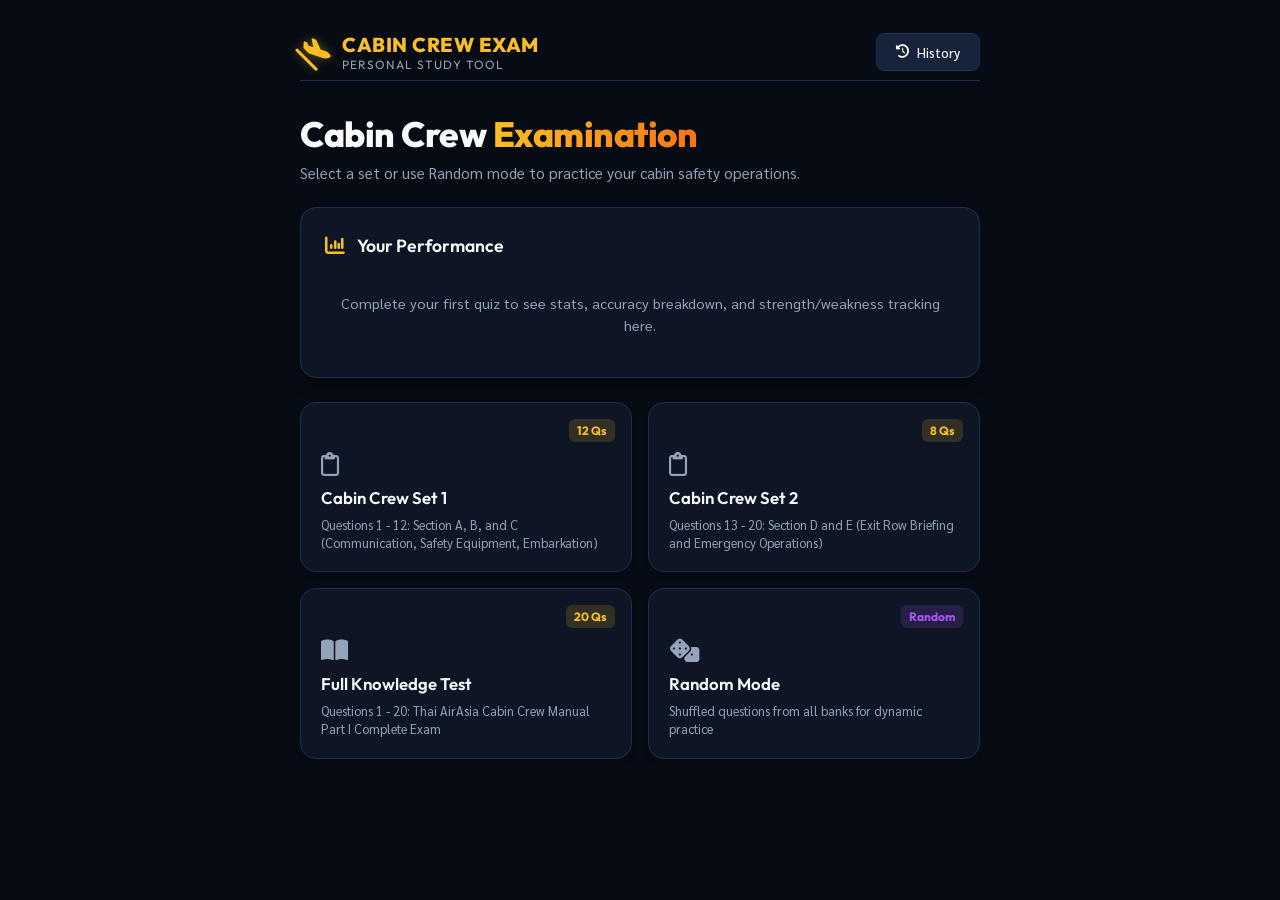
<file: index.html>
<!DOCTYPE html>
<html lang="th">
<head>
    <meta charset="UTF-8">
    <meta name="viewport" content="width=device-width, initial-scale=1.0">
    <title>CABIN CREW EXAM - Personal Study Tool</title>
    <!-- Google Fonts -->
    <link rel="preconnect" href="https://fonts.googleapis.com">
    <link rel="preconnect" href="https://fonts.gstatic.com" crossorigin>
    <link href="https://fonts.googleapis.com/css2?family=Outfit:wght@300;400;500;600;700;800&family=Sarabun:wght@300;400;500;600;700&display=swap" rel="stylesheet">
    <!-- FontAwesome Icons -->
    <link rel="stylesheet" href="https://cdnjs.cloudflare.com/ajax/libs/font-awesome/6.4.0/css/all.min.css">
    <!-- Custom Style -->
    <link rel="stylesheet" href="style.css">
</head>
<body>
    <div class="app-container">
        <!-- HEADER -->
        <header class="app-header">
            <div class="header-logo">
                <span class="logo-icon"><i class="fa-solid fa-plane-departure"></i></span>
                <div class="logo-text">
                    <h1>CABIN CREW EXAM</h1>
                    <p>Personal Study Tool</p>
                </div>
            </div>
            <button id="history-btn" class="btn-secondary">
                <i class="fa-solid fa-clock-rotate-left"></i> History
            </button>
        </header>

        <!-- DASHBOARD VIEW -->
        <main id="dashboard-view" class="view-section">
            <div class="welcome-banner">
                <h2>Cabin Crew <span class="highlight">Examination</span></h2>
                <p class="subtitle">Select a set or use Random mode to practice your cabin safety operations.</p>
            </div>

            <!-- Performance Card -->
            <section class="performance-card">
                <div class="card-header">
                    <span class="card-icon"><i class="fa-solid fa-chart-column"></i></span>
                    <h3>Your Performance</h3>
                </div>
                <div class="performance-content" id="no-performance-data">
                    <p>Complete your first quiz to see stats, accuracy breakdown, and strength/weakness tracking here.</p>
                </div>
                <div class="performance-content" id="has-performance-data" style="display: none;">
                    <div class="stats-summary-grid">
                        <div class="stat-mini-box">
                            <span class="stat-val" id="perf-total-quizzes">0</span>
                            <span class="stat-lbl">Quizzes Taken</span>
                        </div>
                        <div class="stat-mini-box">
                            <span class="stat-val" id="perf-avg-score">0%</span>
                            <span class="stat-lbl">Average Score</span>
                        </div>
                        <div class="stat-mini-box">
                            <span class="stat-val" id="perf-best-score">0%</span>
                            <span class="stat-lbl">Best Score</span>
                        </div>
                    </div>
                    <div class="chart-container">
                        <canvas id="categoryChart" width="300" height="200"></canvas>
                    </div>
                    <div class="strengths-weaknesses">
                        <div class="sw-item strength">
                            <span class="sw-label"><i class="fa-solid fa-circle-check"></i> Strongest:</span>
                            <span class="sw-value" id="strongest-category">-</span>
                        </div>
                        <div class="sw-item weakness">
                            <span class="sw-label"><i class="fa-solid fa-triangle-exclamation"></i> Needs Practice:</span>
                            <span class="sw-value" id="weakest-category">-</span>
                        </div>
                    </div>
                </div>
            </section>

            <!-- Quiz Set Cards Grid -->
            <section class="sets-grid">
                <!-- Card 1 -->
                <div class="set-card" data-mode="set-1">
                    <span class="badge badge-yellow">12 Qs</span>
                    <div class="card-body">
                        <span class="card-file-icon"><i class="fa-regular fa-clipboard"></i></span>
                        <h3>Cabin Crew Set 1</h3>
                        <p class="card-desc">Questions 1 - 12: Section A, B, and C (Communication, Safety Equipment, Embarkation)</p>
                    </div>
                </div>

                <!-- Card 2 -->
                <div class="set-card" data-mode="set-2">
                    <span class="badge badge-yellow">8 Qs</span>
                    <div class="card-body">
                        <span class="card-file-icon"><i class="fa-regular fa-clipboard"></i></span>
                        <h3>Cabin Crew Set 2</h3>
                        <p class="card-desc">Questions 13 - 20: Section D and E (Exit Row Briefing and Emergency Operations)</p>
                    </div>
                </div>

                <!-- Card 3 -->
                <div class="set-card" data-mode="full">
                    <span class="badge badge-yellow">20 Qs</span>
                    <div class="card-body">
                        <span class="card-file-icon"><i class="fa-solid fa-book-open"></i></span>
                        <h3>Full Knowledge Test</h3>
                        <p class="card-desc">Questions 1 - 20: Thai AirAsia Cabin Crew Manual Part I Complete Exam</p>
                    </div>
                </div>

                <!-- Card 4 -->
                <div class="set-card" data-mode="random">
                    <span class="badge badge-purple">Random</span>
                    <div class="card-body">
                        <span class="card-file-icon"><i class="fa-solid fa-dice"></i></span>
                        <h3>Random Mode</h3>
                        <p class="card-desc">Shuffled questions from all banks for dynamic practice</p>
                    </div>
                </div>
            </section>
        </main>

        <!-- QUIZ PLAYER VIEW -->
        <main id="quiz-view" class="view-section" style="display: none;">
            <div class="quiz-navbar">
                <button id="quit-quiz-btn" class="btn-icon"><i class="fa-solid fa-chevron-left"></i> Exit</button>
                <div class="quiz-progress-text">Question <span id="current-q-num">1</span> of <span id="total-q-num">10</span></div>
                <div class="timer-container">
                    <div class="timer-circle-wrap">
                        <svg class="timer-svg" viewBox="0 0 36 36">
                            <path class="timer-bg" d="M18 2.0845 a 15.9155 15.9155 0 0 1 0 31.831 a 15.9155 15.9155 0 0 1 0 -31.831" />
                            <path id="timer-progress" class="timer-bar" stroke-dasharray="100, 100" d="M18 2.0845 a 15.9155 15.9155 0 0 1 0 31.831 a 15.9155 15.9155 0 0 1 0 -31.831" />
                        </svg>
                        <span id="timer-text" class="timer-text">30</span>
                    </div>
                </div>
            </div>

            <!-- Question Card -->
            <section class="question-container">
                <div class="question-box">
                    <h3 id="question-text">Mario can't come to the club tonight because he _____ for tomorrow's exam.</h3>
                </div>
                <div class="options-grid">
                    <button class="option-btn" data-choice="A">
                        <span class="choice-letter">A</span>
                        <span class="choice-text" id="opt-A">studies</span>
                    </button>
                    <button class="option-btn" data-choice="B">
                        <span class="choice-letter">B</span>
                        <span class="choice-text" id="opt-B">is studying</span>
                    </button>
                    <button class="option-btn" data-choice="C">
                        <span class="choice-letter">C</span>
                        <span class="choice-text" id="opt-C">has studied</span>
                    </button>
                    <button class="option-btn" data-choice="D">
                        <span class="choice-letter">D</span>
                        <span class="choice-text" id="opt-D">has been studying</span>
                    </button>
                </div>

                <!-- Explanation Box on Incorrect / Timeout -->
                <div id="quiz-explanation-box" class="quiz-explanation-box" style="display: none;">
                    <div class="ex-header">
                        <span id="ex-status-icon"></span>
                        <h4 id="ex-status-title"></h4>
                    </div>
                    <p id="ex-rule-text" class="ex-rule-text"></p>
                    <button id="next-question-btn" class="btn-primary">
                        Next Question <i class="fa-solid fa-arrow-right"></i>
                    </button>
                </div>
            </section>
        </main>

        <!-- SCORE SUMMARY VIEW -->
        <main id="summary-view" class="view-section" style="display: none;">
            <div class="summary-header">
                <h2>Result Overview</h2>
                <p class="subtitle" id="summary-set-title">Completed Grammar Set 1</p>
            </div>

            <!-- Score Visual Wheel -->
            <section class="result-score-card">
                <div class="score-wheel-wrap">
                    <svg class="score-svg" viewBox="0 0 36 36">
                        <path class="score-bg" d="M18 2.0845 a 15.9155 15.9155 0 0 1 0 31.831 a 15.9155 15.9155 0 0 1 0 -31.831" />
                        <path id="score-progress" class="score-bar" stroke-dasharray="0, 100" d="M18 2.0845 a 15.9155 15.9155 0 0 1 0 31.831 a 15.9155 15.9155 0 0 1 0 -31.831" />
                    </svg>
                    <div class="score-numbers">
                        <span id="final-score">0</span>
                        <span class="score-total" id="final-total">/10</span>
                    </div>
                </div>
                <div class="score-evaluation">
                    <h3 id="evaluation-title">Good Job!</h3>
                    <p id="evaluation-desc">You have successfully completed the exam. Review your mistakes below to improve.</p>
                </div>
            </section>

            <!-- Quiz Stats Summary -->
            <section class="stats-grid-row">
                <div class="stat-card">
                    <span class="stat-card-title">Correct Ratio</span>
                    <span class="stat-card-value text-green" id="stat-accuracy">0%</span>
                </div>
                <div class="stat-card">
                    <span class="stat-card-title">Total Time</span>
                    <span class="stat-card-value text-blue" id="stat-total-time">0s</span>
                </div>
                <div class="stat-card">
                    <span class="stat-card-title">Avg Time / Q</span>
                    <span class="stat-card-value text-yellow" id="stat-avg-time">0.0s</span>
                </div>
            </section>

            <!-- Category Accuracy (Results) -->
            <section class="category-breakdown-card">
                <h3>Tense Category Breakdown</h3>
                <div id="category-bars-list" class="category-bars-list">
                    <!-- Dynamic injection of bars -->
                </div>
            </section>

            <!-- Question Review List -->
            <section class="review-section-container">
                <h3>Detailed Answer Review</h3>
                <div id="review-list" class="review-list">
                    <!-- Dynamic review items -->
                </div>
            </section>

            <!-- Summary Action Buttons -->
            <div class="summary-actions">
                <button id="retry-btn" class="btn-primary"><i class="fa-solid fa-rotate-right"></i> Retry Quiz</button>
                <button id="go-home-btn" class="btn-secondary"><i class="fa-solid fa-house"></i> Back to Home</button>
            </div>
        </main>
    </div>

    <!-- HISTORY MODAL -->
    <div id="history-modal" class="modal-overlay" style="display: none;">
        <div class="modal-content">
            <div class="modal-header">
                <h2><i class="fa-solid fa-clock-rotate-left"></i> Exam History</h2>
                <button id="close-modal-btn" class="btn-close">&times;</button>
            </div>
            <div class="modal-body">
                <div id="history-empty" class="history-empty-view">
                    <p>No quiz history recorded yet.</p>
                </div>
                <div id="history-list" class="history-list-view" style="display: none;">
                    <table class="history-table">
                        <thead>
                            <tr>
                                <th>Date/Time</th>
                                <th>Exam Set</th>
                                <th>Score</th>
                                <th>Avg Speed</th>
                            </tr>
                        </thead>
                        <tbody id="history-table-body">
                            <!-- Dynamic rows -->
                        </tbody>
                    </table>
                    <button id="clear-history-btn" class="btn-danger"><i class="fa-solid fa-trash"></i> Clear All History</button>
                </div>
            </div>
        </div>
    </div>

    <!-- Custom Script -->
    <script src="app.js"></script>
</body>
</html>
</file>
<file: style.css>
/* --- CORE CONFIGURATION & CONSTANTS --- */
:root {
    --bg-primary: #070b14;
    --bg-secondary: #0e1626;
    --bg-tertiary: #17223b;
    --border-color: #202f4f;
    --text-primary: #f8fafc;
    --text-secondary: #94a3b8;
    
    --accent-yellow: #fbbf24;
    --accent-yellow-hover: #f59e0b;
    
    --color-green: #10b981;
    --color-green-bg: rgba(16, 185, 129, 0.1);
    --color-red: #f43f5e;
    --color-red-bg: rgba(244, 63, 94, 0.1);
    --color-purple: #a855f7;
    
    --glass-bg: rgba(14, 22, 38, 0.7);
    --glass-border: rgba(251, 191, 36, 0.15);
    
    --font-display: 'Outfit', sans-serif;
    --font-body: 'Sarabun', 'Inter', sans-serif;
    
    --shadow-sm: 0 4px 6px -1px rgba(0, 0, 0, 0.2);
    --shadow-md: 0 10px 15px -3px rgba(0, 0, 0, 0.4);
    --shadow-lg: 0 20px 25px -5px rgba(0, 0, 0, 0.5);
    
    --transition-fast: 0.2s cubic-bezier(0.4, 0, 0.2, 1);
    --transition-normal: 0.3s cubic-bezier(0.4, 0, 0.2, 1);
}

/* --- RESET & LAYOUT --- */
* {
    margin: 0;
    padding: 0;
    box-sizing: border-box;
}

body {
    background-color: var(--bg-primary);
    color: var(--text-primary);
    font-family: var(--font-body);
    min-height: 100vh;
    display: flex;
    justify-content: center;
    align-items: flex-start;
    padding: 2rem 1rem;
    overflow-x: hidden;
}

.app-container {
    width: 100%;
    max-width: 680px;
    display: flex;
    flex-direction: column;
    gap: 1.5rem;
}

/* --- BUTTONS --- */
button {
    font-family: var(--font-body);
    font-weight: 500;
    border: none;
    border-radius: 8px;
    cursor: pointer;
    display: inline-flex;
    align-items: center;
    justify-content: center;
    gap: 0.5rem;
    transition: all var(--transition-fast);
}

.btn-primary {
    background: linear-gradient(135deg, var(--accent-yellow) 0%, var(--accent-yellow-hover) 100%);
    color: #070b14;
    font-weight: 700;
    padding: 0.75rem 1.5rem;
    box-shadow: 0 4px 14px rgba(251, 191, 36, 0.3);
}

.btn-primary:hover {
    transform: translateY(-2px);
    box-shadow: 0 6px 20px rgba(251, 191, 36, 0.4);
}

.btn-secondary {
    background-color: var(--bg-tertiary);
    color: var(--text-primary);
    border: 1px solid var(--border-color);
    padding: 0.6rem 1.2rem;
}

.btn-secondary:hover {
    background-color: var(--border-color);
    color: var(--accent-yellow);
}

.btn-danger {
    background-color: var(--color-red-bg);
    color: var(--color-red);
    border: 1px solid rgba(244, 63, 94, 0.3);
    padding: 0.6rem 1.2rem;
}

.btn-danger:hover {
    background-color: var(--color-red);
    color: var(--bg-primary);
}

.btn-icon {
    background: transparent;
    color: var(--text-secondary);
    font-size: 1rem;
    padding: 0.5rem;
}

.btn-icon:hover {
    color: var(--text-primary);
}

/* --- HEADER --- */
.app-header {
    display: flex;
    justify-content: space-between;
    align-items: center;
    padding-bottom: 0.5rem;
    border-bottom: 1px solid var(--border-color);
}

.header-logo {
    display: flex;
    align-items: center;
    gap: 0.75rem;
}

.logo-icon {
    font-size: 1.5rem;
    color: var(--accent-yellow);
    transform: rotate(45deg);
    text-shadow: 0 0 10px rgba(251, 191, 36, 0.4);
}

.logo-text h1 {
    font-family: var(--font-display);
    font-size: 1.25rem;
    font-weight: 800;
    letter-spacing: 0.5px;
    color: var(--accent-yellow);
}

.logo-text p {
    font-family: var(--font-display);
    font-size: 0.75rem;
    color: var(--text-secondary);
    text-transform: uppercase;
    letter-spacing: 1px;
}

/* --- WELCOME BANNER --- */
.welcome-banner {
    margin-top: 0.5rem;
}

.welcome-banner h2 {
    font-family: var(--font-display);
    font-size: 2.2rem;
    font-weight: 800;
    letter-spacing: -0.5px;
    line-height: 1.2;
}

.welcome-banner h2 .highlight {
    background: linear-gradient(to right, var(--accent-yellow), #f97316);
    -webkit-background-clip: text;
    -webkit-text-fill-color: transparent;
}

.welcome-banner .subtitle {
    color: var(--text-secondary);
    font-size: 0.95rem;
    margin-top: 0.5rem;
}

/* --- VIEW CONTAINER --- */
.view-section {
    display: flex;
    flex-direction: column;
    gap: 1.5rem;
    animation: fadeIn var(--transition-normal);
}

/* --- PERFORMANCE CARD --- */
.performance-card {
    background-color: var(--bg-secondary);
    border: 1px solid var(--border-color);
    border-radius: 16px;
    padding: 1.5rem;
    display: flex;
    flex-direction: column;
    gap: 1.2rem;
    box-shadow: var(--shadow-md);
}

.card-header {
    display: flex;
    align-items: center;
    gap: 0.75rem;
}

.card-icon {
    font-size: 1.25rem;
    color: var(--accent-yellow);
}

.card-header h3 {
    font-family: var(--font-display);
    font-size: 1.1rem;
    font-weight: 600;
}

.performance-content {
    color: var(--text-secondary);
    font-size: 0.9rem;
    text-align: center;
    line-height: 1.5;
    padding: 1rem 0;
}

.stats-summary-grid {
    display: grid;
    grid-template-columns: repeat(3, 1fr);
    gap: 1rem;
    margin-bottom: 0.5rem;
}

.stat-mini-box {
    background-color: var(--bg-tertiary);
    border: 1px solid rgba(255, 255, 255, 0.03);
    border-radius: 12px;
    padding: 1rem;
    display: flex;
    flex-direction: column;
    align-items: center;
    gap: 0.25rem;
}

.stat-val {
    font-family: var(--font-display);
    font-size: 1.5rem;
    font-weight: 700;
    color: var(--text-primary);
}

.stat-lbl {
    font-size: 0.75rem;
    color: var(--text-secondary);
}

.chart-container {
    width: 100%;
    max-height: 200px;
    display: flex;
    justify-content: center;
    align-items: center;
    margin: 0.5rem 0;
}

.strengths-weaknesses {
    display: flex;
    flex-direction: column;
    gap: 0.5rem;
    text-align: left;
    background-color: var(--bg-tertiary);
    border-radius: 12px;
    padding: 0.8rem 1rem;
}

.sw-item {
    display: flex;
    justify-content: space-between;
    font-size: 0.85rem;
}

.sw-label {
    display: flex;
    align-items: center;
    gap: 0.4rem;
    color: var(--text-secondary);
}

.strength .sw-label i {
    color: var(--color-green);
}

.weakness .sw-label i {
    color: var(--color-red);
}

.sw-value {
    font-weight: 600;
    color: var(--text-primary);
}

/* --- SETS GRID --- */
.sets-grid {
    display: grid;
    grid-template-columns: repeat(2, 1fr);
    gap: 1rem;
}

.set-card {
    background-color: var(--bg-secondary);
    border: 1px solid var(--border-color);
    border-radius: 16px;
    padding: 1.25rem;
    position: relative;
    cursor: pointer;
    transition: all var(--transition-normal);
    box-shadow: var(--shadow-sm);
    display: flex;
    flex-direction: column;
    min-height: 150px;
}

.set-card:hover {
    transform: translateY(-4px);
    border-color: var(--accent-yellow);
    box-shadow: 0 8px 24px rgba(251, 191, 36, 0.15);
}

.badge {
    position: absolute;
    top: 1rem;
    right: 1rem;
    font-family: var(--font-display);
    font-size: 0.75rem;
    font-weight: 700;
    padding: 0.25rem 0.5rem;
    border-radius: 6px;
}

.badge-yellow {
    background-color: rgba(251, 191, 36, 0.15);
    color: var(--accent-yellow);
}

.badge-purple {
    background-color: rgba(168, 85, 247, 0.15);
    color: var(--color-purple);
}

.card-body {
    display: flex;
    flex-direction: column;
    gap: 0.5rem;
    margin-top: 1.5rem;
}

.card-file-icon {
    font-size: 1.5rem;
    color: var(--text-secondary);
    transition: color var(--transition-fast);
}

.set-card:hover .card-file-icon {
    color: var(--accent-yellow);
}

.set-card[data-mode="random"]:hover .card-file-icon {
    color: var(--color-purple);
}

.card-body h3 {
    font-family: var(--font-display);
    font-size: 1.05rem;
    font-weight: 600;
}

.card-desc {
    font-size: 0.8rem;
    color: var(--text-secondary);
    line-height: 1.4;
}

/* --- QUIZ PLAYER --- */
.quiz-navbar {
    display: flex;
    justify-content: space-between;
    align-items: center;
    background-color: var(--bg-secondary);
    border: 1px solid var(--border-color);
    border-radius: 12px;
    padding: 0.75rem 1rem;
}

.quiz-progress-text {
    font-family: var(--font-display);
    font-weight: 600;
    color: var(--text-primary);
    font-size: 0.95rem;
}

.timer-container {
    display: flex;
    align-items: center;
}

.timer-circle-wrap {
    position: relative;
    width: 44px;
    height: 44px;
    display: flex;
    justify-content: center;
    align-items: center;
}

.timer-svg {
    width: 100%;
    height: 100%;
    transform: rotate(-90deg);
}

.timer-bg {
    fill: none;
    stroke: var(--bg-tertiary);
    stroke-width: 3.5;
}

.timer-bar {
    fill: none;
    stroke: var(--accent-yellow);
    stroke-width: 3.5;
    stroke-linecap: round;
    transition: stroke-dasharray 0.1s linear, stroke var(--transition-fast);
}

.timer-bar.urgent {
    stroke: var(--color-red);
    animation: pulse 1s infinite alternate;
}

.timer-text {
    position: absolute;
    font-family: var(--font-display);
    font-size: 0.85rem;
    font-weight: 700;
    color: var(--text-primary);
}

.timer-text.urgent {
    color: var(--color-red);
}

.question-container {
    display: flex;
    flex-direction: column;
    gap: 1.5rem;
}

.question-box {
    background-color: var(--bg-secondary);
    border: 1px solid var(--border-color);
    border-radius: 16px;
    padding: 2rem 1.5rem;
    box-shadow: var(--shadow-md);
    min-height: 140px;
    display: flex;
    align-items: center;
}

#question-text {
    font-size: 1.15rem;
    font-weight: 500;
    line-height: 1.6;
    letter-spacing: 0.2px;
}

.options-grid {
    display: flex;
    flex-direction: column;
    gap: 0.75rem;
}

.option-btn {
    background-color: var(--bg-secondary);
    border: 1px solid var(--border-color);
    border-radius: 12px;
    padding: 1.1rem 1.25rem;
    display: flex;
    justify-content: flex-start;
    align-items: center;
    gap: 1rem;
    text-align: left;
    box-shadow: var(--shadow-sm);
    width: 100%;
    position: relative;
    overflow: hidden;
}

.option-btn::after {
    content: '';
    position: absolute;
    top: 0;
    left: 0;
    width: 4px;
    height: 100%;
    background-color: transparent;
    transition: background-color var(--transition-fast);
}

.option-btn:hover {
    background-color: var(--bg-tertiary);
    border-color: rgba(251, 191, 36, 0.4);
    transform: translateX(4px);
}

.option-btn:hover::after {
    background-color: var(--accent-yellow);
}

.option-btn:active {
    transform: scale(0.995) translateX(4px);
}

.choice-letter {
    font-family: var(--font-display);
    font-weight: 700;
    color: var(--accent-yellow);
    font-size: 1.1rem;
    background-color: var(--bg-tertiary);
    width: 28px;
    height: 28px;
    border-radius: 6px;
    display: flex;
    align-items: center;
    justify-content: center;
}

.choice-text {
    font-size: 0.95rem;
    color: var(--text-primary);
}

/* Option Feedback States */
.option-btn.selected-correct {
    border-color: var(--color-green);
    background-color: var(--color-green-bg);
}
.option-btn.selected-correct::after {
    background-color: var(--color-green);
}
.option-btn.selected-correct .choice-letter {
    background-color: var(--color-green);
    color: var(--bg-primary);
}

.option-btn.selected-incorrect {
    border-color: var(--color-red);
    background-color: var(--color-red-bg);
}
.option-btn.selected-incorrect::after {
    background-color: var(--color-red);
}
.option-btn.selected-incorrect .choice-letter {
    background-color: var(--color-red);
    color: var(--bg-primary);
}

/* --- RESULT SUMMARY --- */
.summary-header {
    text-align: center;
}

.summary-header h2 {
    font-family: var(--font-display);
    font-size: 1.8rem;
    font-weight: 700;
}

.result-score-card {
    background-color: var(--bg-secondary);
    border: 1px solid var(--border-color);
    border-radius: 16px;
    padding: 2rem;
    display: flex;
    flex-direction: column;
    align-items: center;
    gap: 1.5rem;
    box-shadow: var(--shadow-md);
}

.score-wheel-wrap {
    position: relative;
    width: 140px;
    height: 140px;
}

.score-svg {
    width: 100%;
    height: 100%;
    transform: rotate(-90deg);
}

.score-bg {
    fill: none;
    stroke: var(--bg-tertiary);
    stroke-width: 2.8;
}

.score-bar {
    fill: none;
    stroke: var(--accent-yellow);
    stroke-width: 2.8;
    stroke-linecap: round;
    transition: stroke-dasharray 1s ease-out;
}

.score-numbers {
    position: absolute;
    top: 50%;
    left: 50%;
    transform: translate(-50%, -50%);
    display: flex;
    flex-direction: column;
    align-items: center;
}

#final-score {
    font-family: var(--font-display);
    font-size: 2.8rem;
    font-weight: 800;
    line-height: 1;
    color: var(--accent-yellow);
}

.score-total {
    font-family: var(--font-display);
    font-size: 1rem;
    color: var(--text-secondary);
    font-weight: 500;
}

.score-evaluation {
    text-align: center;
}

.score-evaluation h3 {
    font-size: 1.35rem;
    font-weight: 700;
    margin-bottom: 0.25rem;
}

.score-evaluation p {
    color: var(--text-secondary);
    font-size: 0.85rem;
    line-height: 1.5;
}

.stats-grid-row {
    display: grid;
    grid-template-columns: repeat(3, 1fr);
    gap: 1rem;
}

.stat-card {
    background-color: var(--bg-secondary);
    border: 1px solid var(--border-color);
    border-radius: 12px;
    padding: 1rem;
    display: flex;
    flex-direction: column;
    align-items: center;
    gap: 0.4rem;
}

.stat-card-title {
    font-size: 0.75rem;
    color: var(--text-secondary);
    text-transform: uppercase;
    letter-spacing: 0.5px;
}

.stat-card-value {
    font-family: var(--font-display);
    font-size: 1.35rem;
    font-weight: 700;
}

.text-green { color: var(--color-green); }
.text-blue { color: #38bdf8; }
.text-yellow { color: var(--accent-yellow); }

/* Category Breakdown in Results */
.category-breakdown-card {
    background-color: var(--bg-secondary);
    border: 1px solid var(--border-color);
    border-radius: 16px;
    padding: 1.5rem;
    display: flex;
    flex-direction: column;
    gap: 1.25rem;
}

.category-breakdown-card h3 {
    font-family: var(--font-display);
    font-size: 1.05rem;
    font-weight: 600;
}

.category-bars-list {
    display: flex;
    flex-direction: column;
    gap: 1rem;
}

.category-bar-row {
    display: flex;
    flex-direction: column;
    gap: 0.35rem;
}

.cat-bar-header {
    display: flex;
    justify-content: space-between;
    font-size: 0.8rem;
}

.cat-name {
    color: var(--text-primary);
    font-weight: 500;
}

.cat-ratio {
    color: var(--text-secondary);
    font-family: var(--font-display);
}

.cat-bar-track {
    background-color: var(--bg-tertiary);
    height: 8px;
    border-radius: 4px;
    width: 100%;
    overflow: hidden;
}

.cat-bar-fill {
    background-color: var(--accent-yellow);
    height: 100%;
    border-radius: 4px;
    width: 0%;
    transition: width 0.8s ease-out;
}

/* Detailed Review list */
.review-section-container {
    display: flex;
    flex-direction: column;
    gap: 1rem;
}

.review-section-container h3 {
    font-family: var(--font-display);
    font-size: 1.05rem;
    font-weight: 600;
}

.review-list {
    display: flex;
    flex-direction: column;
    gap: 0.75rem;
}

.review-item {
    background-color: var(--bg-secondary);
    border: 1px solid var(--border-color);
    border-radius: 12px;
    padding: 1.25rem;
    display: flex;
    flex-direction: column;
    gap: 0.75rem;
}

.review-item.correct {
    border-left: 4px solid var(--color-green);
}

.review-item.incorrect {
    border-left: 4px solid var(--color-red);
}

.review-item.timeout {
    border-left: 4px solid var(--accent-yellow-hover);
}

.review-item-header {
    display: flex;
    justify-content: space-between;
    align-items: center;
}

.review-number {
    font-family: var(--font-display);
    font-size: 0.85rem;
    font-weight: 600;
    color: var(--text-secondary);
}

.status-badge {
    font-size: 0.75rem;
    font-weight: 700;
    padding: 0.2rem 0.5rem;
    border-radius: 4px;
    text-transform: uppercase;
}

.status-badge.correct {
    background-color: var(--color-green-bg);
    color: var(--color-green);
}

.status-badge.incorrect {
    background-color: var(--color-red-bg);
    color: var(--color-red);
}

.status-badge.timeout {
    background-color: rgba(245, 158, 11, 0.1);
    color: var(--accent-yellow-hover);
}

.review-question {
    font-size: 0.95rem;
    font-weight: 500;
    line-height: 1.5;
}

.review-answers-compare {
    display: grid;
    grid-template-columns: 1fr 1fr;
    gap: 0.5rem;
    background-color: var(--bg-tertiary);
    border-radius: 8px;
    padding: 0.75rem;
}

.ans-box {
    display: flex;
    flex-direction: column;
    gap: 0.2rem;
    font-size: 0.8rem;
}

.ans-label {
    color: var(--text-secondary);
}

.ans-text {
    font-weight: 600;
    color: var(--text-primary);
}

.ans-text.correct-color {
    color: var(--color-green);
}

.ans-text.incorrect-color {
    color: var(--color-red);
}

.ans-text.timeout-color {
    color: var(--accent-yellow-hover);
    font-style: italic;
}

.review-explanation {
    font-size: 0.85rem;
    color: var(--text-secondary);
    line-height: 1.5;
    background-color: rgba(255, 255, 255, 0.02);
    border-left: 2px solid var(--border-color);
    padding: 0.5rem 0.75rem;
    border-radius: 0 4px 4px 0;
}

.summary-actions {
    display: flex;
    gap: 1rem;
    margin-top: 0.5rem;
}

.summary-actions button {
    flex: 1;
    padding: 0.85rem;
}

/* --- HISTORY MODAL --- */
.modal-overlay {
    position: fixed;
    top: 0;
    left: 0;
    width: 100vw;
    height: 100vh;
    background-color: rgba(7, 11, 20, 0.85);
    backdrop-filter: blur(4px);
    display: flex;
    justify-content: center;
    align-items: center;
    z-index: 100;
    padding: 1rem;
    animation: fadeIn var(--transition-fast);
}

.modal-content {
    background-color: var(--bg-secondary);
    border: 1px solid var(--border-color);
    border-radius: 16px;
    width: 100%;
    max-width: 550px;
    max-height: 80vh;
    display: flex;
    flex-direction: column;
    box-shadow: var(--shadow-lg);
    animation: slideUp var(--transition-normal);
}

.modal-header {
    display: flex;
    justify-content: space-between;
    align-items: center;
    padding: 1.25rem 1.5rem;
    border-bottom: 1px solid var(--border-color);
}

.modal-header h2 {
    font-family: var(--font-display);
    font-size: 1.2rem;
    font-weight: 600;
    color: var(--accent-yellow);
}

.btn-close {
    background: transparent;
    font-size: 1.75rem;
    color: var(--text-secondary);
    padding: 0;
    line-height: 1;
}

.btn-close:hover {
    color: var(--text-primary);
}

.modal-body {
    padding: 1.5rem;
    overflow-y: auto;
    display: flex;
    flex-direction: column;
    gap: 1.5rem;
}

.history-empty-view {
    text-align: center;
    color: var(--text-secondary);
    padding: 2rem 0;
    font-size: 0.9rem;
}

.history-list-view {
    display: flex;
    flex-direction: column;
    gap: 1.5rem;
}

.history-table {
    width: 100%;
    border-collapse: collapse;
    font-size: 0.85rem;
    text-align: left;
}

.history-table th {
    color: var(--text-secondary);
    font-weight: 500;
    padding-bottom: 0.75rem;
    border-bottom: 1px solid var(--border-color);
}

.history-table td {
    padding: 0.75rem 0;
    border-bottom: 1px solid rgba(255, 255, 255, 0.03);
    color: var(--text-primary);
}

.history-table tbody tr:last-child td {
    border-bottom: none;
}

.history-table th:nth-child(3), .history-table td:nth-child(3) {
    text-align: center;
}
.history-table th:nth-child(4), .history-table td:nth-child(4) {
    text-align: right;
}

/* --- ANIMATIONS --- */
@keyframes fadeIn {
    from { opacity: 0; }
    to { opacity: 1; }
}

@keyframes slideUp {
    from { transform: translateY(20px); opacity: 0; }
    to { transform: translateY(0); opacity: 1; }
}

@keyframes pulse {
    from { opacity: 1; }
    to { opacity: 0.6; }
}

/* --- RESPONSIVE ADJUSTMENTS --- */
@media (max-width: 500px) {
    .sets-grid {
        grid-template-columns: 1fr;
    }
    
    .stats-summary-grid {
        grid-template-columns: 1fr;
        gap: 0.5rem;
    }
    
    .stats-grid-row {
        grid-template-columns: 1fr;
    }
    
    .review-answers-compare {
        grid-template-columns: 1fr;
        gap: 0.75rem;
    }
    
    .app-container {
        gap: 1rem;
    }
    
    body {
    }
}

/* --- QUIZ EXPLANATION BOX (INCORRECT / TIMEOUT FEEDBACK) --- */
.quiz-explanation-box {
    margin-top: 1rem;
    background-color: var(--bg-secondary);
    border: 1px solid var(--border-color);
    border-radius: 12px;
    padding: 1.25rem;
    display: flex;
    flex-direction: column;
    gap: 0.75rem;
    box-shadow: var(--shadow-md);
    animation: slideUp var(--transition-normal);
}

.quiz-explanation-box.correct-style {
    border-left: 4px solid var(--color-green);
    background-color: var(--color-green-bg);
}

.quiz-explanation-box.incorrect-style {
    border-left: 4px solid var(--color-red);
    background-color: var(--color-red-bg);
}

.quiz-explanation-box.timeout-style {
    border-left: 4px solid var(--accent-yellow-hover);
    background-color: rgba(245, 158, 11, 0.05);
}

.ex-header {
    display: flex;
    align-items: center;
    gap: 0.5rem;
    font-size: 1rem;
}

#ex-status-icon {
    font-size: 1.15rem;
}

.correct-style #ex-status-icon, .correct-style #ex-status-title {
    color: var(--color-green);
}

.incorrect-style #ex-status-icon, .incorrect-style #ex-status-title {
    color: var(--color-red);
}

.timeout-style #ex-status-icon, .timeout-style #ex-status-title {
    color: var(--accent-yellow-hover);
}

.ex-rule-text {
    font-size: 0.85rem;
    color: var(--text-secondary);
    line-height: 1.5;
    background-color: rgba(255, 255, 255, 0.02);
    border-left: 2px solid var(--border-color);
    padding: 0.5rem 0.75rem;
    border-radius: 0 4px 4px 0;
}

#next-question-btn {
    align-self: flex-end;
    padding: 0.6rem 1.25rem;
    font-size: 0.85rem;
}
</file>
